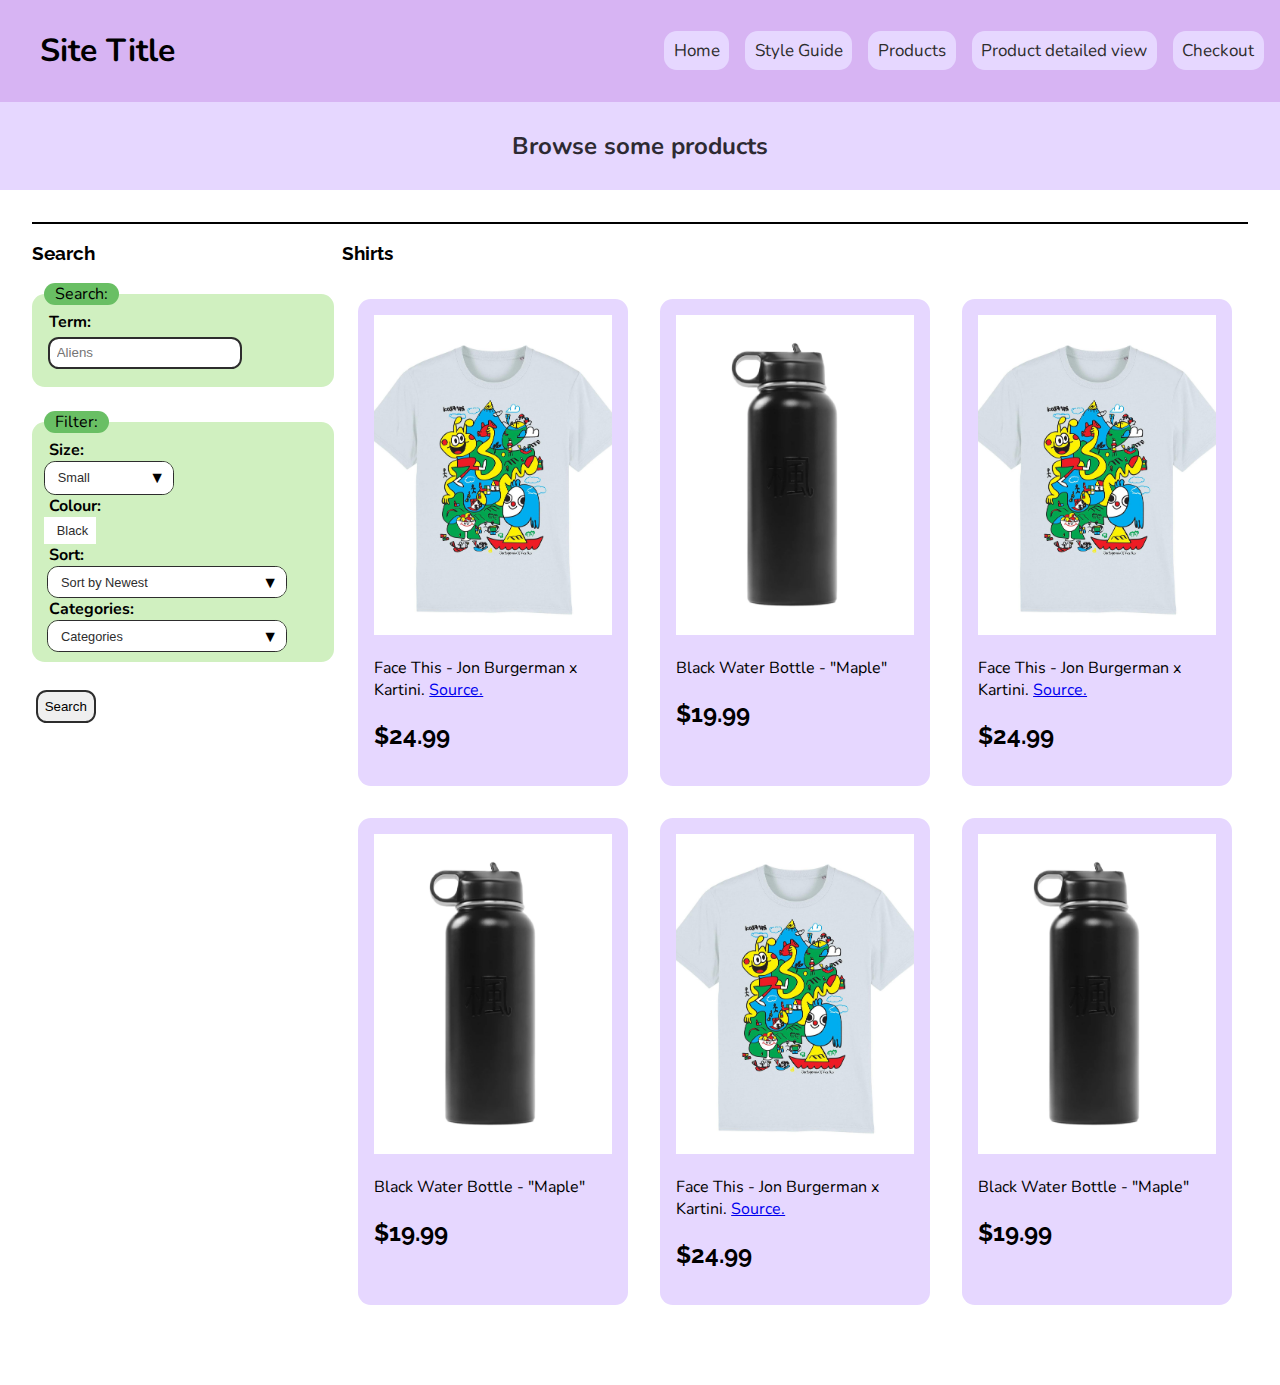
<file: browse.html>
<!DOCTYPE html>
<html lang="en">

<head>

  <meta charset="utf-8">
  <title>Browse</title>

  <link href="css/main.css" rel="stylesheet">
  <link href="css/grids.css" rel="stylesheet">

  <style>
    @import url('https://fonts.googleapis.com/css2?family=Raleway&display=swap');
    @import url('https://fonts.googleapis.com/css2?family=Nunito&display=nunswap');
  </style>

  <header>
    <h1 id="header-title">Site Title</h1>
    <nav class="nav-main">
      <a class="button-nav" href="home.html">Home</a>
      <a class="button-nav" href="index.html">Style Guide</a>
      <a class="button-nav" href="browse.html">Products</a>
      <a class="button-nav" href="product-detail.html">Product detailed view</a>
      <a class="button-nav" href="cart.html">Checkout</a>
    </nav>
  </header>

</head>

<body>
  <section>
    <div class="banner">
      <h2 class="nunito"> Browse some products</h2>
    </div>
  </section>
  <div id="content">
    <section class="product-page">
      <div class="product-sidebar">
        <section class="element" id="checkout">
          <h3>Search</h3>
          <form>
            <fieldset>
              <legend>Search:</legend>
              <label for="term">Term:</label>
              <input type="text" id="term" name="term" placeholder="Aliens"><br>
            </fieldset>

            <fieldset>
              <legend>Filter:</legend>
              <label for="size">Size:</label>
              <div class="select">
              <select id="size" name="size">
                <option value="s">Small</option>
                <option value="m">Medium</option>
                <option value="l">Large</option>
                <option value="xl">XL</option>
              </select><br>
            </div>

              <label for="province">Colour:</label>
              <select id="province" name="province">
                <option value="bl">Black</option>
                <option value="wh">White</option>
              </select><br>
              <label for="sort">Sort:</label>
              <div class="sort">
                <div class="select">
                  <select>
                    <option value="0">Sort by Newest</option>
                    <option value="1">Sort by Best Selling</option>
                    <option value="2">Sort by alphabetically, a-z</option>
                    <option value="3">Sort by alphabetically, z-a</option>
                    <option value="4">Sort by price, low to high</option>
                    <option value="5">Sort by price, high to low</option>
                  </select>
                </div>
                
                <label for="Categories">Categories:</label>
                <div class="select">
                  <select>
                    <option selected disabled>Categories</option>
                    <option value="0">Apparel</option>
                    <option value="1">Enamel Pins</option>
                    <option value="2">Stickers</option>
                    <option value="3">Tote Bags</option>
                  </select>
                </div>
              </div>
            </fieldset>
            <input type="submit" value="Search" class="button-submit">
          </form>
        </section>
      </div>

      <div class="product-content">
        <section class="element" id="product_listing">
          <h3>Shirts</h3>
          <div class="product-grid-browse">
            <div class="product-item">
              <figure class="imagelink">
                <a href="https://www.google.ca/">
                  <div class="zoomimage"><img src="images/graphic tshirt.jpg" alt="An image of a stack of shirts.">
                  </div>
                </a>
                <br>
                <figcaption>Face This - Jon Burgerman x Kartini. <a
                    href="https://www.digitalartsonline.co.uk/features/illustration/best-places-buy-graphic-t-shirts-2019/">Source.</a>
                </figcaption>
                <h2>$24.99</h2>
              </figure>
            </div>
            <div class="product-item">
              <figure class="imagelink">
                <a href="https://www.google.ca/">
                  <div class="zoomimage"><img src="images/Waterbottle2.png" alt="An image of a water bottle."></div>
                </a>
                <br>
                <figcaption>Black Water Bottle - "Maple"</figcaption>
                <h2>$19.99</h2>
              </figure>
            </div>
            <div class="product-item">
              <figure class="imagelink">
                <a href="https://www.google.ca/">
                  <div class="zoomimage"><img src="images/graphic tshirt.jpg" alt="An image of a stack of shirts.">
                  </div>
                </a>
                <br>
                <figcaption>Face This - Jon Burgerman x Kartini. <a
                    href="https://www.digitalartsonline.co.uk/features/illustration/best-places-buy-graphic-t-shirts-2019/">Source.</a>
                </figcaption>
                <h2>$24.99</h2>
              </figure>
            </div>
            <div class="product-item">
              <figure class="imagelink">
                <a href="https://www.google.ca/">
                  <div class="zoomimage"><img src="images/Waterbottle2.png" alt="An image of a water bottle."></div>
                </a>
                <br>
                <figcaption>Black Water Bottle - "Maple"</figcaption>
                <h2>$19.99</h2>
              </figure>
            </div>
            <div class="product-item">
              <figure class="imagelink">
                <a href="https://www.google.ca/">
                  <div class="zoomimage"><img src="images/graphic tshirt.jpg" alt="An image of a stack of shirts.">
                  </div>
                </a>
                <br>
                <figcaption>Face This - Jon Burgerman x Kartini. <a
                    href="https://www.digitalartsonline.co.uk/features/illustration/best-places-buy-graphic-t-shirts-2019/">Source.</a>
                </figcaption>
                <h2>$24.99</h2>
              </figure>
            </div>
            <div class="product-item">
              <figure class="imagelink">
                <a href="https://www.google.ca/">
                  <div class="zoomimage"><img src="images/Waterbottle2.png" alt="An image of a water bottle."></div>
                </a>
                <br>
                <figcaption>Black Water Bottle - "Maple"</figcaption>
                <h2>$19.99</h2>
              </figure>
            </div>
          </div>
        </section>
      </div>
    </section>
  </div>

</body>

</html>
</file>
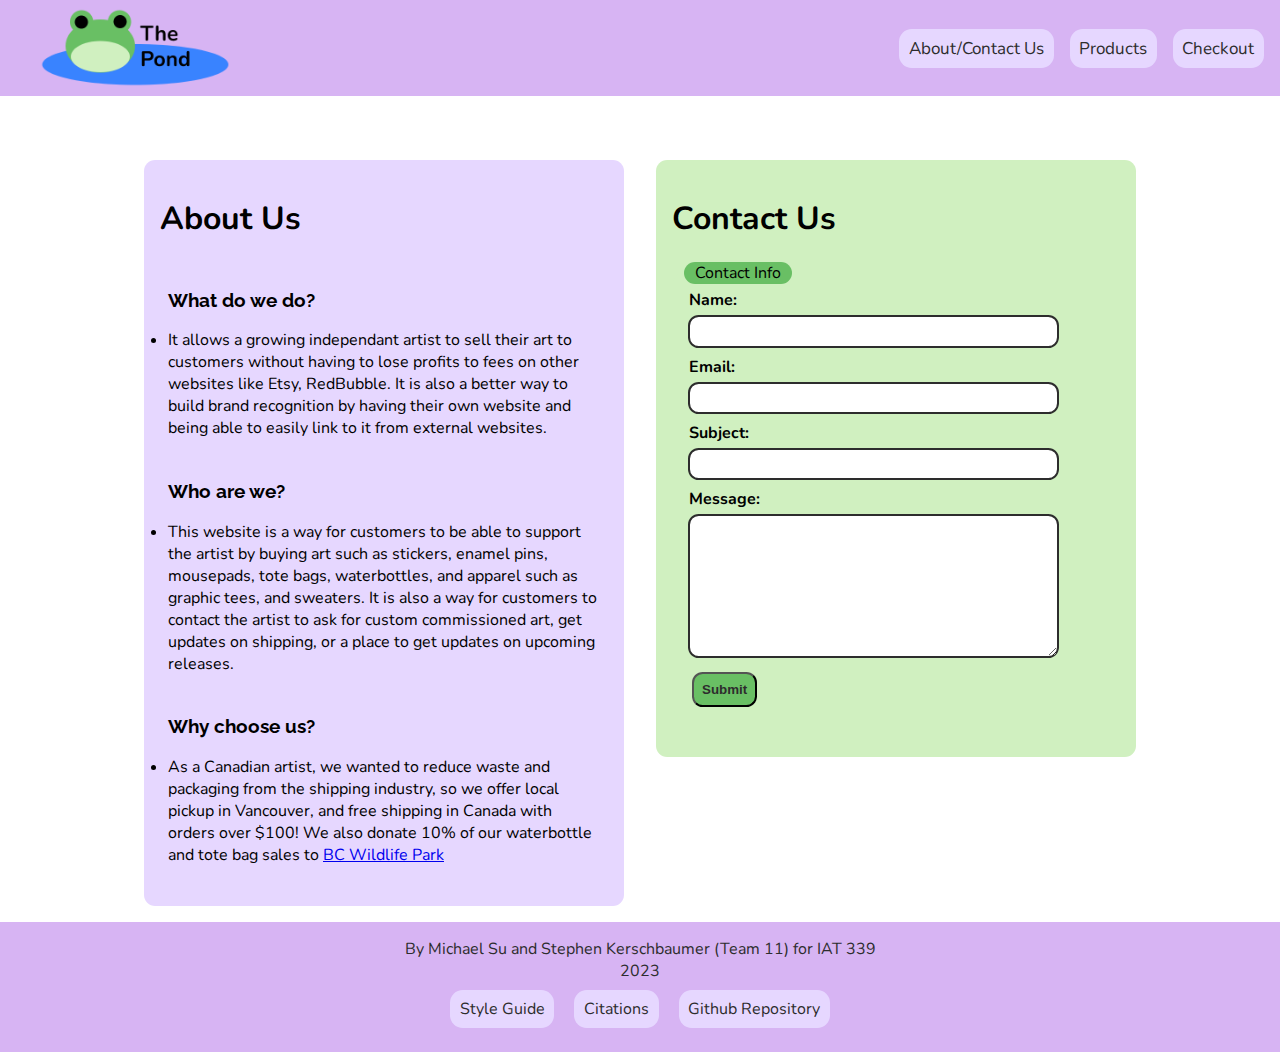
<file: html/about.html>
<!DOCTYPE html>
<html lang="en">

<head>

  <meta charset="utf-8">
  <title>Browse</title>

  <link href="../css/main.css" rel="stylesheet">
  <link href="../css/grids.css" rel="stylesheet">

  <style>
      @import url('https://fonts.googleapis.com/css2?family=Raleway&display=swap');
      @import url('https://fonts.googleapis.com/css2?family=Nunito&display=nunswap');
  </style>
</head>

<body>
  <header>
    <a href="home.html"><img src="../images/the-pond-logo.png" class="logo" alt="The Pond logo"></a>
    <nav class="nav-main">
      <a class="button-nav" href="about.html">About/Contact Us</a>
      <a class="button-nav" href="browse.html">Products</a>
      <a class="button-nav" href="cart.html">Checkout</a>
    </nav>
  </header>

  <div class="about-page-container">
    <section class="about-us">
      <p>
          <h1>About Us</h1>
      <ul class="centered-list"><h3>What do we do?</h3>
        <li> It allows a growing independant artist to sell their art to customers without
          having to lose profits to fees on other websites like Etsy, RedBubble. It is also a better
          way to build brand recognition by having their own website and being able
          to easily link to it from external websites.</li>
        <br><h3>Who are we?</h3>
        <li> This website is a way for customers to be able to support the artist by buying art such as stickers,
          enamel pins, mousepads, tote bags, waterbottles, and apparel such as graphic tees, and sweaters. It is also
          a way for customers to contact the artist to ask for custom commissioned art, get updates on
          shipping, or a place to get updates on upcoming releases.</li>
        <br><h3>Why choose us?</h3>
        <li> As a Canadian artist, we wanted to reduce waste and packaging from the shipping
          industry, so we offer local pickup in Vancouver, and free shipping in Canada with
          orders over $100! We also donate 10% of our waterbottle and tote bag sales to
          <a class="link" href="https://www.canadahelps.org/en/charities/the-british-columbia-wildlife-park/">BC
            Wildlife Park</a>
        </li>
      </ul>

      </p>
    </section>
    <section class="contact-us">
        <h1>Contact Us</h1>
        <form class="payment-form">
        <fieldset>
            <legend>Contact Info</legend>
            <label for="contact-name">Name:</label>
            <input type="text" id="contact-name" name="contact">
            <label for="contact-email">Email:</label>
            <input type="email" id="contact-email" name="contact">
            <label for="contact-subjet">Subject:</label>
            <input type="email" id="contact-subject" name="contact">
            <label for="contact-message">Message:</label>
            <textarea type="text" rows="7" id="contact-message" name="contact"></textarea>
            <button class="button checkout-button">Submit</button>
        </fieldset>
    </form>
    </section>
  </div>

  <footer>
    <div class="footer-layout">
      <div class="footer-left">
        By Michael Su and Stephen Kerschbaumer (Team 11) for IAT 339<br>2023
      </div>
      <div class="footer-middle">
        <a class="button-nav" href="index.html">Style Guide</a>
        <a class="button-nav" href="index.html#citations">Citations</a>
        <a class="button-nav" href="https://github.com/joyousfrog/IAT339_P02_Team11">Github Repository</a>
      </div>
    </div>
  </footer>
</body>
</file>
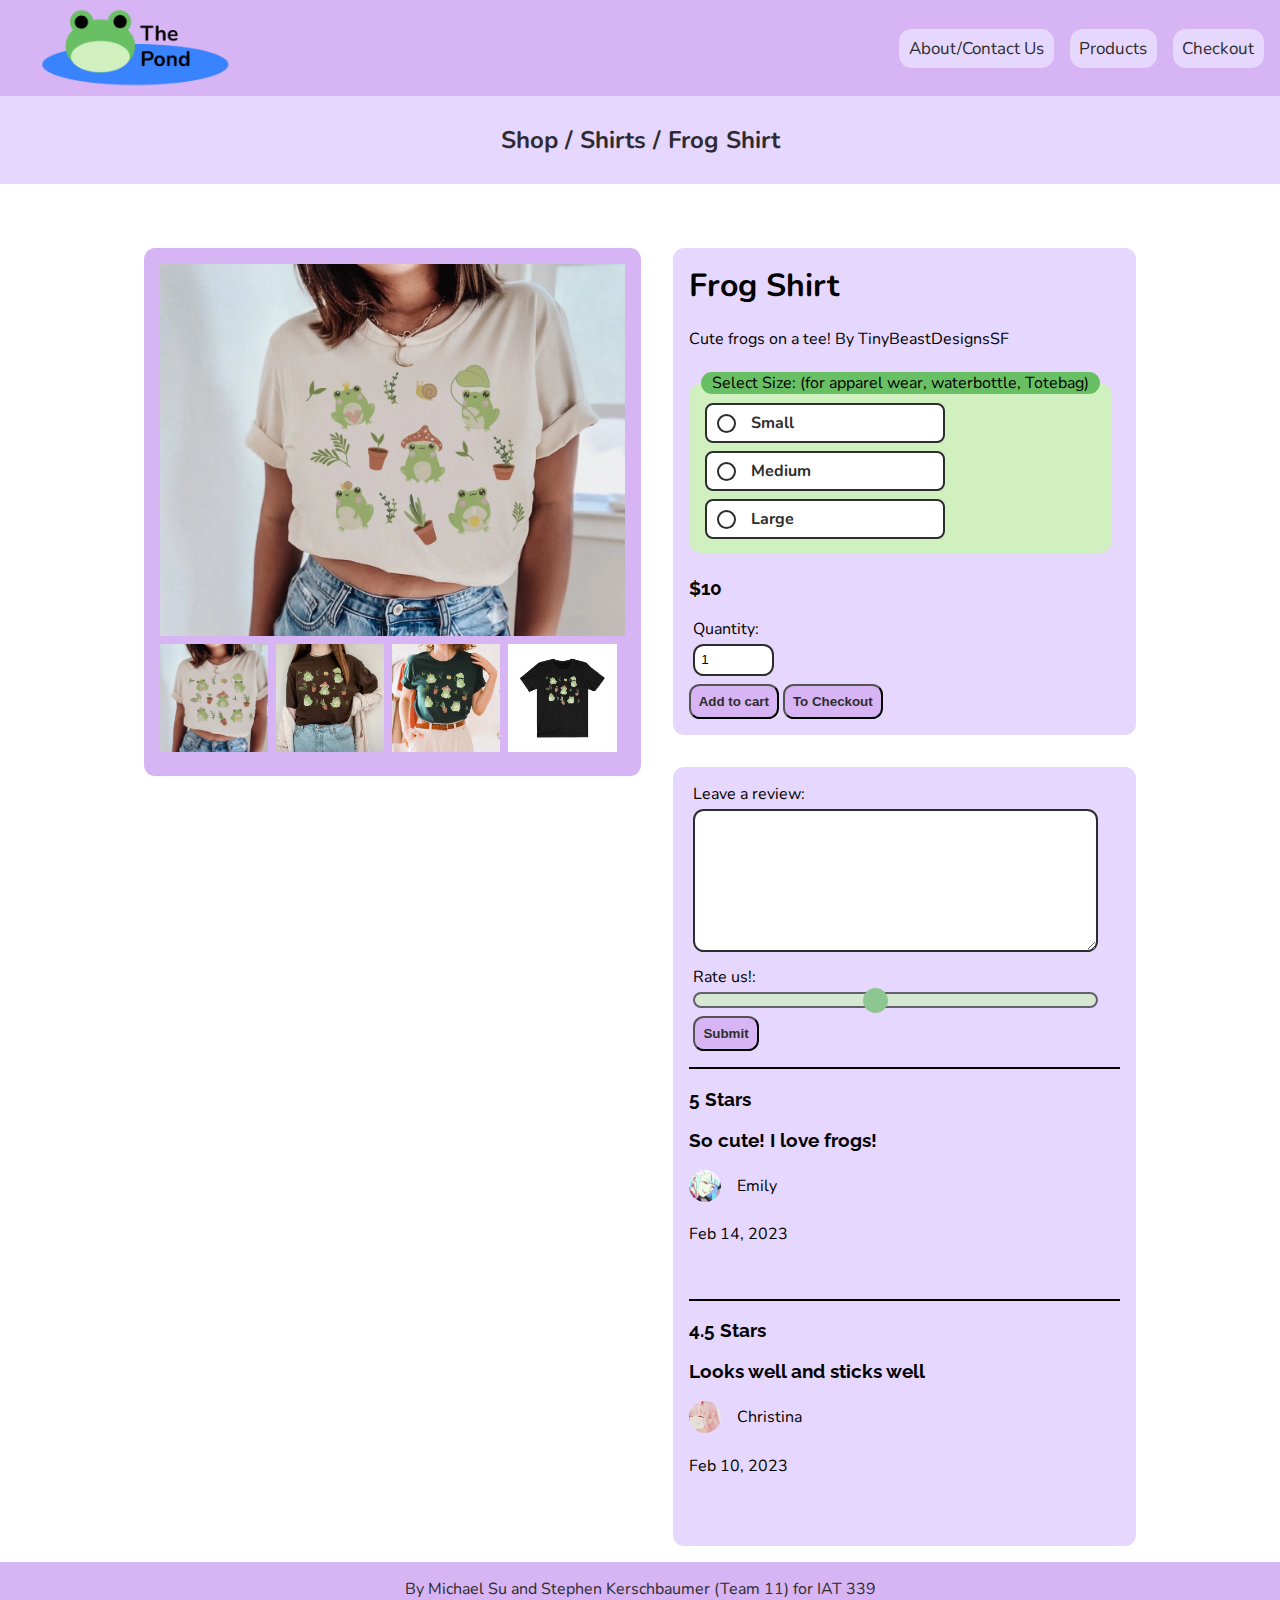
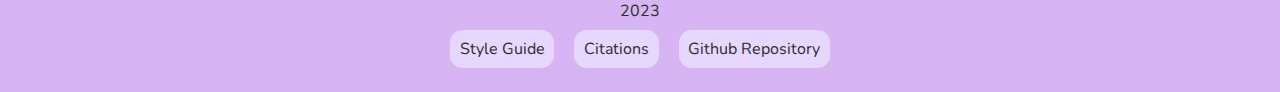
<file: html/product-detail-2.html>
<!DOCTYPE html>
<html lang="en">

<head>

  <meta charset="utf-8">
  <title>Browse</title>

  <link href="../css/main.css" rel="stylesheet">
  <link href="../css/grids.css" rel="stylesheet">
  <script src="../functions.js"></script>
  
  <style>
    @import url('https://fonts.googleapis.com/css2?family=Raleway&display=swap');
    @import url('https://fonts.googleapis.com/css2?family=Nunito&display=nunswap');
  </style>
</head>

<body>
  <header>
    <a href="home.html"><img src="../images/the-pond-logo.png" class="logo" alt="The Pond logo"></a>
    <nav class="nav-main">
      <a class="button-nav" href="about.html">About/Contact Us</a>
      <a class="button-nav" href="browse.html">Products</a>
      <a class="button-nav" href="cart.html">Checkout</a>
    </nav>
  </header>
  <section>
    <div class="banner">
      <h2 class="nunito"> Shop / Shirts / Frog Shirt </h2>
    </div>
  </section>
  <section class="detail-layout">
    <div class="detail-left">
      <div class="detail-image-container">
        <img src="../images/shirt-frog.webp" alt="Frog shirt">
        <div class="detail-left-slide">
          <img src="../images/shirt-frog.webp" alt="Frog shirt">
          <img src="../images/shirt-frog-brown.webp" alt="Brown frog shirt">
          <img src="../images/shirt-frog-green.webp" alt="Green frog shirt">
          <img src="../images/shirt-frog-black.webp" alt="Black frog shirt">

        </div>
      </div>
    </div>
    <div class="detail-right-container">
      <div class="detail-right">
        <h1>Frog Shirt</h1>
        <h4>Cute frogs on a tee! By TinyBeastDesignsSF<h4>
            <fieldset>
              <legend>Select Size: (for apparel wear, waterbottle, Totebag)</legend>
              <div class="container">
                <input class="input" type="radio" id="Small" name="size">
                <label for="Small">Small</label>
                <input type="radio" id="Medium" name="size">
                <label for="Medium">Medium</label>
                <input type="radio" id="Large" name="size">
                <label for="Large">Large</label>
              </div>
            </fieldset>
            <h3>$10</h3>
            <label for="quantity">Quantity:</label>
            <br>
            <input type="number" name="quantity" value="1">
            <br>
            <button class="button" id="addToCart" onclick="changeText()" value="0">Add to cart</button>
            <button id="to-checkout" class="button" onclick="location.href='cart.html'">To Checkout</button>
      </div>
      <div class="product-review">
        <label for="review">Leave a review:</label>
        <br>
        <textarea type="text" id="review" name="review" rows="7"></textarea>
        <label for="review">Rate us!:</label>
        <div class="slider-container">
          <input type="range" class="slider" min="1" max="10" value="5" class="slider" id="myRange">
        </div>
        <button class="button" id="rating-button" onclick="thankYouAlert()" >Submit</button>
        <div class="customer-review element">
          <h3>5 Stars</h3>
          <h3>So cute! I love frogs!</h3>
          <div class="customer-flex">
            <img class="customer-pfp" src="../images/customer-1.jpg" alt="Lucy from cyberpunk edgerunners">
            <h4>Emily</h4>
          </div>
          <h4>Feb 14, 2023</h4>
        </div>
        <div class="customer-review element">
          <h3>4.5 Stars</h3>
          <h3>Looks well and sticks well</h3>
          <div class="customer-flex">
            <img class="customer-pfp" src="../images/customer-2.jpg" alt="Zero Two from darling in the Franxx">
            <h4>Christina</h4>
          </div>
          <h4>Feb 10, 2023</h4>
        </div>
      </div>
    </div>

  </section>
</body>

<footer>
  <div class="footer-layout">
    <div class="footer-left">
      By Michael Su and Stephen Kerschbaumer (Team 11) for IAT 339<br>2023
    </div>
    <div class="footer-middle">
      <a class="button-nav" href="index.html">Style Guide</a>
      <a class="button-nav" href="index.html#citations">Citations</a>
      <a class="button-nav" href="https://github.com/joyousfrog/IAT339_P02_Team11">Github Repository</a>
    </div>
  </div>
</footer>

</html>
</file>
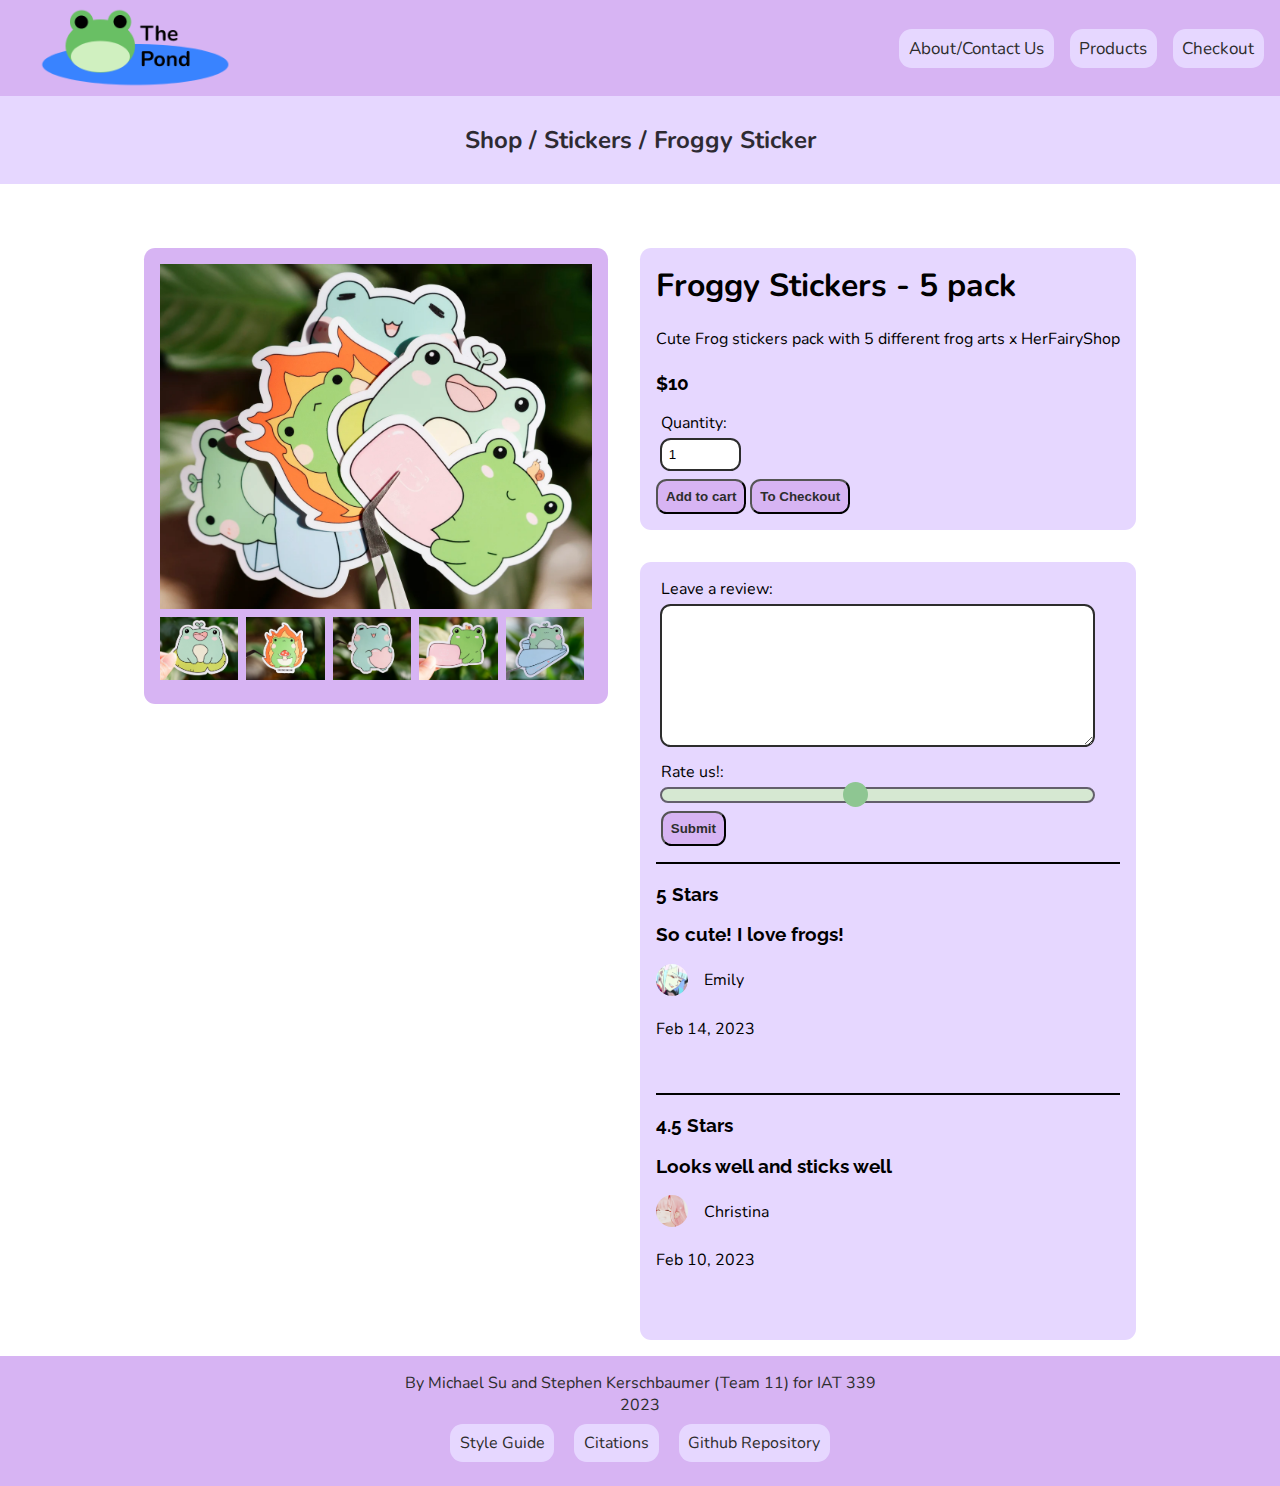
<file: html/product-detail.html>
<!DOCTYPE html>
<html lang="en">

<head>

  <meta charset="utf-8">
  <title>Browse</title>

  <link href="../css/main.css" rel="stylesheet">
  <link href="../css/grids.css" rel="stylesheet">
  <script src="../js/functions.js"></script>
  
  <style>
    @import url('https://fonts.googleapis.com/css2?family=Raleway&display=swap');
    @import url('https://fonts.googleapis.com/css2?family=Nunito&display=nunswap');
  </style>
</head>

<body>
  <header>
    <a href="home.html"><img src="../images/the-pond-logo.png" class="logo" alt="The Pond logo"></a>
    <nav class="nav-main">
      <a class="button-nav" href="about.html">About/Contact Us</a>
      <a class="button-nav" href="browse.html">Products</a>
      <a class="button-nav" href="cart.html">Checkout</a>
    </nav>
  </header>
  <section>
    <div class="banner">
      <h2 class="nunito"> Shop / Stickers / Froggy Sticker </h2>
    </div>
  </section>
  <section class="detail-layout">
    <div class="detail-left">
      <div class="detail-image-container">
        <img src="../images/sticker-frog-1.webp" alt="Frog stickers">
        <div class="detail-left-slide">
          <img src="../images/sticker-frog-2.webp" alt="Frog stickers">
          <img src="../images/sticker-frog-3.webp" alt="Frog stickers">
          <img src="../images/sticker-frog-4.webp" alt="Frog stickers">
          <img src="../images/sticker-frog-5.webp" alt="Frog stickers">
          <img src="../images/sticker-frog-6.webp" alt="Frog stickers">
        </div>
      </div>
    </div>
    <div class="detail-right-container">
      <div class="detail-right">
        <h1>Froggy Stickers - 5 pack</h1>
        <h4>Cute Frog stickers pack with 5 different frog arts x HerFairyShop<h4>

            <h3>$10</h3>
            <label for="quantity">Quantity:</label>
            <br>
            <input type="number" name="quantity" value="1">
            <br>
            <!-- changeText() changes the text to Added! when users click on the button to add an item to the cart -->
            <button class="button" onclick="changeText()" id="addToCart" value="0">Add to cart</button>
            <button id="to-checkout" class="button" onclick="location.href='cart.html'">To Checkout</button>
      </div>
      <div class="product-review">
        <label for="review">Leave a review:</label>
        <br>
        <textarea type="text" id="review" name="review" rows="7"></textarea>
        <label for="review" id="rating">Rate us!:</label>
        <div class="slider-container">
          <!-- rateSlider() goes from a value of 0-10 and changes the value of the rating -->
          <input type="range" class="slider" min="1" max="10" value="5" class="slider" id="rating-slider"
          onchange="rateSlider()">
        </div>
    
        <button class="button" id="rating-button" onclick="thankYouAlert()">Submit</button>
        <div class="customer-review element">
          <h3>5 Stars</h3>
          <h3>So cute! I love frogs!</h3>
          <div class="customer-flex">
            <img class="customer-pfp" src="../images/customer-1.jpg" alt="Lucy from cyberpunk edgerunners">
            <h4>Emily</h4>
          </div>
          <h4>Feb 14, 2023</h4>
        </div>
        <div class="customer-review element">
          <h3>4.5 Stars</h3>
          <h3>Looks well and sticks well</h3>
          <div class="customer-flex">
            <img class="customer-pfp" src="../images/customer-2.jpg" alt="Zero Two from darling in the Franxx">
            <h4>Christina</h4>
          </div>
          <h4>Feb 10, 2023</h4>
        </div>
      </div>
    </div>

  </section>
</body>

<footer>
  <div class="footer-layout">
    <div class="footer-left">
      By Michael Su and Stephen Kerschbaumer (Team 11) for IAT 339<br>2023
    </div>
    <div class="footer-middle">
      <a class="button-nav" href="index.html">Style Guide</a>
      <a class="button-nav" href="index.html#citations">Citations</a>
      <a class="button-nav" href="https://github.com/joyousfrog/IAT339_P02_Team11">Github Repository</a>
    </div>
  </div>
</footer>

</html>
</file>
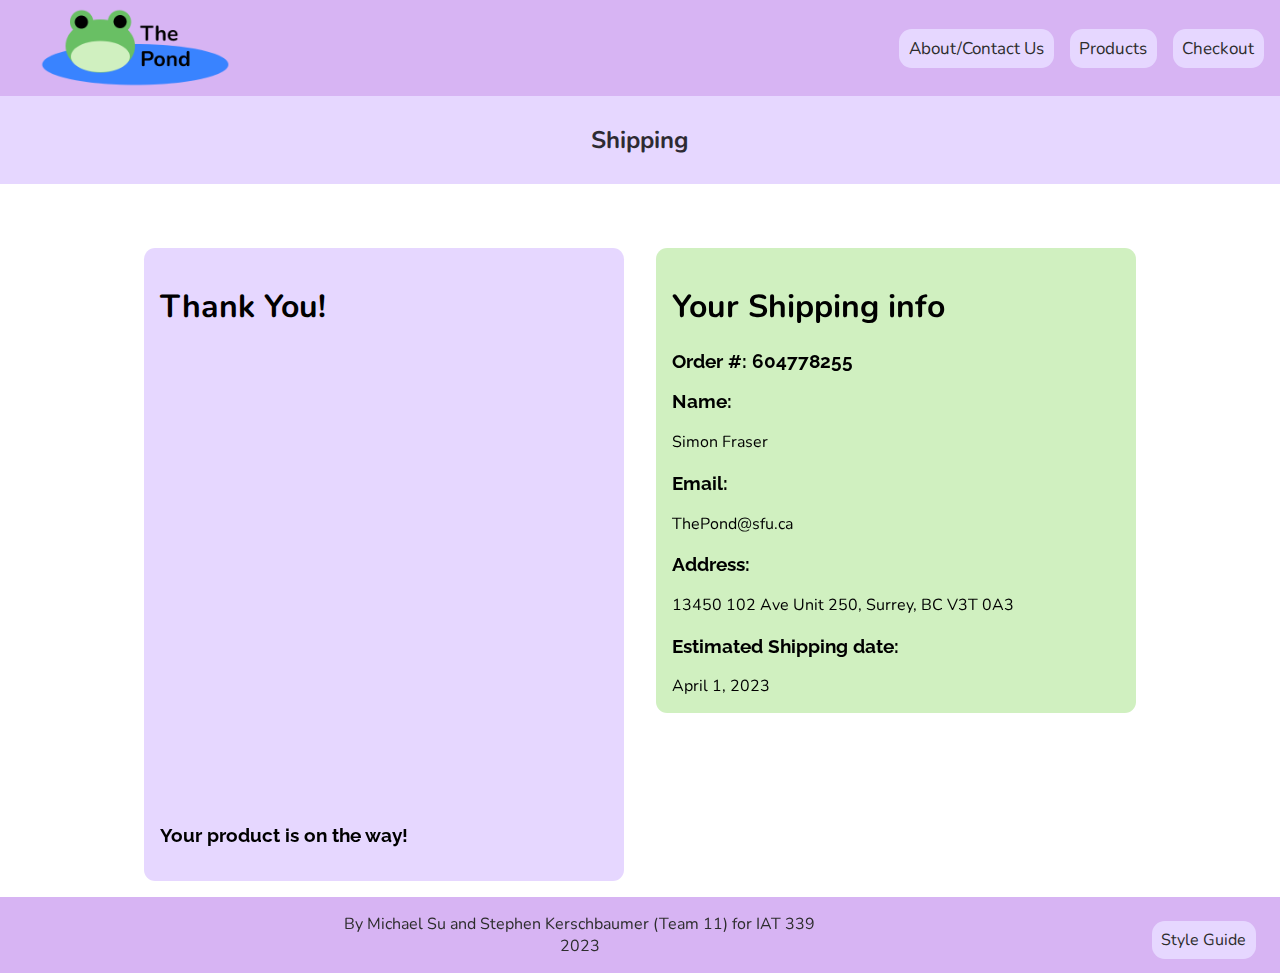
<file: html/shipping.html>
<!DOCTYPE html>
<html lang="en">

<head>

    <meta charset="utf-8">
    <title>Browse</title>

    <link href="../css/main.css" rel="stylesheet">
    <link href="../css/grids.css" rel="stylesheet">

    <style>
        @import url('https://fonts.googleapis.com/css2?family=Raleway&display=swap');
        @import url('https://fonts.googleapis.com/css2?family=Nunito&display=nunswap');
    </style>
</head>

<body>
  <header>
    <a href="home.html"><img src="../images/the-pond-logo.png" class="logo" alt="The Pond logo"></a>
    <nav class="nav-main">
      <a class="button-nav" href="about.html">About/Contact Us</a>
      <a class="button-nav" href="browse.html">Products</a>
      <a class="button-nav" href="cart.html">Checkout</a>
    </nav>
  </header>
  <section>
      <div class="banner">
          <h2 class="nunito"> Shipping </h2>
      </div>
  </section>
  <div class="about-page-container">
    <section class="about-us">
        <h1 id="thank-you">Thank You!</h1>
        <iframe src="https://www.google.com/maps/embed?pb=!1m18!1m12!1m3!1d2192.8379264505197!2d-122.85021578446356!3d49.186549240700415!2m3!1f0!2f0!3f0!3m2!1i1024!2i768!4f13.1!3m3!1m2!1s0x5485d9d358d76255%3A0x27cc0a8105206a6c!2sSimon%20Fraser%20University%20-%20Surrey%20Campus!5e0!3m2!1sen!2sca!4v1678284508073!5m2!1sen!2sca" 
        width="100%" height="450" style="border:0;" allowfullscreen="" loading="lazy" referrerpolicy="no-referrer-when-downgrade"></iframe>
        <h3>Your product is on the way!</h3> 
    </section>
    <section class="contact-us">
        <h1>Your Shipping info</h1>
        <h3>Order #: 604778255</h3>
        <h3>Name:</h3> Simon Fraser 
        <h3>Email:</h3> ThePond@sfu.ca
        <h3>Address:</h3> 13450 102 Ave Unit 250, Surrey, BC V3T 0A3
        <h3>Estimated Shipping date:</h3> April 1, 2023
    </section>
  </div>

  <footer>
    <div class="footer-layout"></div>
    <div class="footer-content">
      <a class="button-nav" href="index.html">Style Guide</a>
    </div>
    By Michael Su and Stephen Kerschbaumer (Team 11) for IAT 339<br>
    2023
  </footer>
</body>
</file>
<file: css/main.css>
/*
  STYLE GUIDE STYLING 
  Default styling for the style guide 
*/

/* Colors*/
:root {
  --color-gtea: #d0f0c0;
  --color-lilac: #e6d7ff;
  --color-lavender: #D7B4F3;
  --color-cherry: #ffb7c5;
  --color-matcha: #69bf64;
  --color-darkgrey: #2d2d2d;
}

.palettes div {
  padding: 0.4em;
  padding-inline: 0.8rem;
  border-radius: .8rem;
  min-width: 10em;
  max-width: 20em;
  margin-bottom: 0.5em;
}

/* Pastel Flower */
.palettes #lavender {
  background-color: var(--color-lavender)
}

.palettes #cherry {
  background-color: var(--color-cherry);
}

.palettes #gtea {
  background-color: var(--color-gtea);
}

/*matcha*/
.palettes #matcha {
  background-color: #69bf64;
}

/*
.palettes #oak {
  background-color: #d0ac81;
}
.palettes #walnut {
  background-color: #533012;
}
*/

/* Neutrals */
/*
.palettes #beige {
  background-color: #F7F2D6;
}
*/
.palettes #grey {
  background-color: #2d2d2d;
  color: white;
}

.palettes #white {
  background-color: white;
}


body {
  font-family: 'Nunito', sans-serif;
  margin: 0;
}

#content {
  padding: 2rem;
}

.section {
  margin-top: 2rem;
  margin-bottom: 2rem;
}

.element {
  padding-bottom: 2rem;
  border-top-width: 0.15rem;
  border-top-style: solid;
  border-top-color: black;
}

p {
  width: 70%;
  max-width: 500px;
  font-family: 'Raleway', sans-serif;
}

/* Font styling */
.nunito {
  font-family: 'nunito', sans-serif;
}

.raleway {
  font-family: 'Raleway', sans-serif;
}

h2 {
  font-family: 'Raleway', sans-serif;
}

h3 {
  font-family: 'Raleway', sans-serif;
}

h4 {
  font-family: 'nunito', sans-serif;
  font-weight: 400;
}

h5 {
  font-family: 'Raleway', sans-serif;
}

/*
NAVIGATION BAR 
https://www.w3schools.com/howto/howto_js_topnav.asp
*/

#header-title {
  margin-left: 2rem;
}

nav {
  background-color: var(--color-lavender);
  overflow: hidden;
  padding-left: 1rem;
}

/* Nav styling*/
nav a {
  float: left;
  color: var(--color-darkgrey);
  text-align: center;
  padding: 1rem 1rem 1rem 1rem;
  text-decoration: none;
  font-size: 17px;
}

nav a:hover {
  background-color: var(--color-cherry);
  color: var(--color-darkgrey);
  transition: ease-in-out 0.5s;
}

nav a.active {
  background-color: var(--color-matcha);
  color: var(--color-darkgrey);
}


nav a:focus {
  background-color: var(--color-matcha);
}


code {
  background-color: #EEE;
  padding: 0.5rem;
  display: block;
}

footer {
  background-color: var(--color-lavender);
  color: var(--color-darkgrey);
  text-align: center;
  padding: 1rem;
}

/*Narrow ul styling*/
.centered-list {
  padding: 0.5rem;
}

/* 
  INTERACTIVE ELEMENTS -------------------
*/

/* In-text link */
.text-link:hover {
  color: #69bf64;
}

.text-link:focus {
  color: #F06292;
}

/* Styling for the navigation button 
https://www.w3schools.com/css/css3_buttons.asp */
.button {
  display: inline-block;
  padding: 0.5rem;
  color: #2d2d2d;
  background-color: var(--color-lavender);
  text-decoration: none;
  border-radius: .8em;
  font-weight: bold;
  transition-property: background-color;
  transition-duration: 0.5s;
}

.button:hover,
.button:focus {
  color: #2d2d2d;
  background-color: var(--color-gtea);
}

#submit {
  background-color: var(--color-gtea);
}

#submit:hover {
  background-color: var(--color-lavender);
}

#reset {
  background-color: var(--color-cherry);
}

#reset:hover {
  background-color: var(--color-lavender);
}

/* Text input field */
input {
  padding: 0.5em;
  margin: .3em;
  display: inline-block;
  border-radius: 0.8em;
  border: 2px solid #2d2d2d;
  -webkit-transition: 0.5s;
  transition: 0.5s;
  outline: none;
  margin-bottom: 0.5rem;
}

input:focus {
  border: 2px solid var(--color-matcha);
}

form label {
  font-weight: bold;
  display: block;
}

label {
  margin-left: 0.3rem;
}

fieldset {
  background-color: var(--color-gtea);
  margin: 0rem 0.5rem 0.5rem 0rem;
  border: 0;
  border-radius: 0.8em;
}


/* Radio 
https://www.youtube.com/watch?v=sSF0bXFUFGM
*/


.container input[type="radio"] {
  display: none;
}

/* button of the radio */
.container label {
  position: relative;
  color: var(--color-darkgrey);
  background-color: white;
  border: 2px solid var(--color-darkgrey);
  border-radius: 8px;
  padding: 7px 10px;
  display: flex;
  align-items: center;
  cursor: pointer;
  margin: 0.25rem;
  font-weight: bold;
}

/* circle of the radio button */
.container label:before {
  content: "";
  height: 15px;
  width: 15px;
  border: 2px solid var(--color-darkgrey);
  border-radius: 50%;
  margin-right: 15px;
}

/* button color when checked*/
.container input[type="radio"]:checked+label {
  background-color: var(--color-gtea);
  color: var(--color-darkgrey);
}

/* circle of the radio button when checked*/
.container input[type="radio"]:checked+label:before {
  height: 10px;
  width: 10px;
  border: 5px solid var(--color-darkgrey);
}

/* 
Image hover
code from 
https://codepen.io/nxworld/pen/ZYNOBZ
*/

figure {
  overflow: hidden;
  margin: 0;
}

img {
  display: block;
  width: 300px;
  height: auto;
}

figure img {
  -webkit-transform: scale(1);
  transform: scale(1);
  -webkit-transition: .3s ease-in-out;
  transition: .3s ease-in-out;
}

figure img:hover {
  -webkit-transform: scale(1.2);
  transform: scale(1.2);
} 

/*NEW image zoom - Stephen's version, it should fix overflow issues hopefully*/
.zoomimage{
  overflow: hidden;
  height: 20rem;
  width: auto;
}

.zoomimage img {
  transition: scale 1s;
  object-fit: cover;
  width: 100%;
  height: 100%;
  overflow: hidden;
}

.zoomimage img:hover {
  scale: 1.4;
}

/* Numbered list
https://blog.logrocket.com/styling-numbered-lists-with-css-counters/
*/
div.list {
  counter-reset: list-number;
}

div.list div:before {
  counter-increment: list-number;
  content: counter(list-number);
}

div.list div:before {
  counter-increment: list-number;
  content: counter(list-number);

  margin-right: 10px;
  margin-bottom: 10px;
  width: 35px;
  height: 35px;
  display: inline-flex;
  align-items: center;
  justify-content: center;
  font-size: 16px;
  background-color: var(--color-lavender);
  border-radius: 50%;
  color: var(--color-darkgrey);
}

/*slideshow
SRC https://www.w3schools.com/howto/howto_js_slideshow.asp*/
.slideshow {
  width: 100%;
  height: 25rem;
  position: relative;
  text-align: center;
  background-color: var(--color-lavender);
}

.slide {
  height: 100%;
  width: 100%;
}

.slide>img {
  width: 100%;
  height: 100%;
  object-fit: cover;
}

.slide_caption {
  text-shadow: black 1px 0 10px;
  color: white;
  position: absolute;
  bottom: 1rem;
  width: 100%;
  text-align: center;
  font-size: 1.5em;
}

.dot {
  height: 1rem;
  width: 1rem;
  margin: 0.2rem;
  border-radius: 50%;
  display: inline-block;
  background-color: var(--color-lilac);
  transition: background-color 0.2s;
  margin-top: 1rem;
}

.dot_active {
  background-color: var(--color-darkgrey);
}


.button-nav {
  display: inline-block;
  padding: 0.5rem 0.6rem 0.5rem 0.6rem;
  color: var(--color-darkgrey);
  background-color: var(--color-lilac);
  text-decoration: none;
  transition-property: background-color;
  transition-duration: 0.5s;
  margin: 0.5rem;
  border-radius: .8rem;
}

.button-nav:hover,
.button-nav:focus {
  background-color: var(--color-cherry);
  color: var(--color-darkgrey);
}

.prev,
.next {
  cursor: pointer;
  position: absolute;
  top: 50%;
  padding: 1rem;
  color: white;
  background-color: rgba(0, 0, 0, 0.1);
  transition: 0.2s;
}

.prev {
  left: 0;
  border-radius: 0 3px 3px 0;
}

.next {
  right: 0;
  border-radius: 3px 0 0 3px;
}

.prev:hover,
.next:hover {
  background-color: rgba(0, 0, 0, 0.5)
}

/* 
  COMBINED ELEMENTS -------------------
*/

/* product card */
.product {
  background-color: var(--color-lavender);
  margin: 1em;
  padding-bottom: 0.1em;
}

.product>figure {
  width: 100%;
  height: 20rem;
  overflow: hidden;
}

.product>figure>img {
  height: 100%;
  width: 100%;
  object-fit: cover;
}

.product h4,
.product h5 {
  margin-top: 0.5em;
  margin-left: 2rem;
}

/* Custom Drop down menu
https://www.youtube.com/watch?v=R-1Hh--SrX0*/
select {
  appearance: none;
  outline: 0%;
  box-shadow: none;
  border: 0 !important;
  background: white;
  background-image: none;
  font-weight: 400;
}

select::-ms-expand {
  display: none;
}

/* arrow in the box */
.select {
  position: relative;
  display: flex;
  width: 8rem;
  height: 2em;
  line-height: 3;
  background: white;
  overflow: hidden;
  border-radius: 0.7em;
  border: 1px solid var(--color-darkgrey);
}

/* text inside the select box*/
select {
  flex: 1;
  padding: 0.5em;
  padding-left: 1em;
  color: var(--color-darkgrey);
  cursor: pointer;
  font-size: 0.8em;
  outline: none;
}

.select::after {
  content: '\25BC';
  position: absolute;
  top: -0.5rem;
  right: 0;
  padding: 0 0.5em;
  background: white;
  cursor: pointer;
  pointer-events: none;
  transition: 0.25s all ease;
}

/* arrow thing select list*/
.select:hover::after {
  color: var(--color-lavender);
}


fieldset {
  width: auto;
  margin-bottom: 1.5rem;
}

.container {
  width: auto;
}



/* shopping cart */

.label-payment {
  width: 100%;
}

legend {
  background-color: var(--color-matcha);
  border-radius: 0.7em;
  padding-left: 0.7em;
  padding-right: 0.7em;
}



.right-side-checkout label {
  margin-left: 10px;
}

/* Subtotal of checkout cart */
.total {
  margin-bottom: 1rem;
  padding: 1rem 1rem 1rem 1rem;
  height: 120px;
  border-radius: .7rem;
  background-color: var(--color-gtea);
  font-weight: 700;
  /*border: 2px solid var(--color-darkgrey);*/
}

.checkout-button {
  background: var(--color-matcha);
}

.checkout-button:hover {
  background: var(--color-gtea);
}

fieldset .button {
  display: block;
  margin-left: 0.5rem;
  margin-right: auto;
}

.payment-form input {
  width: 85%;
  margin-right: 1rem;
}

/* title of the cart items */
th {
  text-align: left;
  padding: 0.5rem;
  background: var(--color-gtea);
}

/* cart product table*/
td {
  padding: 1rem 0.5rem;
}

tr {
  border-bottom: 2px solid var(--color-darkgrey);

}

td input {
  width: 3rem;
}

td img {
  width: 9rem;
  height: 9rem;
  margin-right: 0.5rem;
  object-fit: cover;
}

/* banner thing */
.banner {
  padding: 0.5rem;
  margin: 0 0 0 0rem;
  background-color: var(--color-lilac);
  text-align: center;
}

.banner .nunito {
  opacity: 0.8;
}

/* 
Branding ideas
*/

/* product detail page stuff */

.detail-image-container {
  padding: 1rem;
  background-color: var(--color-lavender);
  border-radius: 0.7rem;
  margin: 1rem;
}

.detail-image-container img {
  width: 100%;
}

.detail-left-slide {
  width: auto;
  height: max-content;
  overflow: hidden;
}
/* small images in product page */
.detail-left-slide img {
  width: 25%;
  margin: 0.5rem 0.5rem 0.5rem 0;
  object-fit: cover;
  opacity: 1;
	-webkit-transition: .3s ease-in-out;
	transition: .3s ease-in-out;
  overflow: hidden;
}

.detail-left-slide img:hover {
  opacity: .5;
}

.detail-right {
  padding: 1rem;
  background-color: var(--color-lilac);
  border-radius: 0.7rem;
  margin: 1rem;
  height: fit-content;
}


.detail-right h1 {
  margin-top: 0rem;
}

.detail-right input {
  width: 4rem;
}

.product-review {
  padding: 1rem;
  background-color: var(--color-lilac);
  border-radius: 0.7rem;
  margin: 1rem;
  height: fit-content;
}

.product-review input {
  height: 3rem;
  width: 90%;
}

.product-review .button {
  margin-left: 0.3rem;
  margin-bottom: 1rem;
}

.customer-pfp {
  margin-top: 1rem;
  margin-right: 1rem;
  height: 2rem;
  width: auto;
  border-radius: 50%;
}

/* About us page layout */
.about-us {
  padding: 1rem;
  background-color: var(--color-lilac);
  border-radius: 0.7rem;
  margin: 1rem;
  height: fit-content;
}

.contact-us {
  padding: 1rem;
  background-color: var(--color-gtea);
  border-radius: 0.7rem;
  margin: 1rem;
  height: fit-content;
}

/* message input boxes */
.contact-us #contact-message,
#review {
  font-family: 'Nunito', sans-serif;
  padding: 0.5em;
  margin: .3em;
  display: inline-block;
  border-radius: 0.8em;
  border: 2px solid #2d2d2d;
  -webkit-transition: 0.5s;
  transition: 0.5s;
  outline: none;
  margin-bottom: 0.5rem;
  width: 85%;
}

#review {
  width: 90%;
}

/* product-detail page: Range sliders
https://www.w3schools.com/howto/tryit.asp?filename=tryhow_css_rangeslider
*/

.slider-container {
  width: 100%;
}

input.slider {
  appearance: none;
  width: 90%;
  height: 12px;
  padding-top: 0;
  padding-bottom: 0;
  background: var(--color-gtea);
  outline: none;
  opacity: 0.7;
  -webkit-transition: .2s;
  transition: opacity .2s;
}

.slider:hover {
  opacity: 1;
}

.slider::-webkit-slider-thumb {
  -webkit-appearance: none;
  appearance: none;
  width: 25px;
  height: 25px;
  border-radius: 50%;
  background: var(--color-matcha);
  cursor: pointer;
}

/* navigation bar logo positioning */
.logo {
  height: 80px;
  width: auto;
  padding-left: 2rem;
}

/* Style guide art direction + citations spacing */
#art-direction {
  margin: 2rem;
}

#citations {
  margin: 2rem;
}
</file>
<file: css/grids.css>
/*-----------------Main Nav------------------*/

header{
  background-color: var(--color-lavender);
  position: sticky;
  top: 0;
  z-index: 999;
  display: flex;
  padding: 0.5rem;
}

.page-layout{
margin-left: 10%;
margin-right: 10%;
}

.nav-main{
  display: flex;
  flex-direction: row;
  flex-wrap: wrap;
  align-items: center;
  justify-content: flex-end;
  margin-left: auto;
  background-color: inherit;
}

@media (max-width: 655px){
  header{
    flex-direction: column;
  }

  #header-title{
    margin: auto;
  }

  .nav-main{
    margin: auto;
    justify-content: center;
    align-items: stretch;
  }
}

/*Product Grid*/

.product-grid-browse{
  display: grid;
  grid-template-columns: 1fr 1fr 1fr;
  table-layout: fixed;
}

@media (max-width: 1000px){
  .product-grid-browse{
    grid-template-columns: 1fr 1fr;
  }
}

@media (max-width: 655px){
  .product-grid-browse{
    grid-template-columns: 1fr;
  }
}

@media (max-width: 650px){
  .imagelink{
    margin: 0rem 0.25rem 0.25rem 0.25rem;
  }
}

.product-item{
  margin: 1rem;
  background-color: var(--color-lilac);
  padding: 1rem;
  border-radius: 0.8em;
}

/* product page in style guide*/
.product-page {
  display: flex;
  flex-direction: row;
}

@media (max-width: 900px){
  .product-page{
    flex-direction: column;
  }
  .product-sidebar{
    order: 1;
  }
}

/* container for the paypal visa interact buttons
might need to change it for better naming*/
.container {
  display: flex;
  flex-wrap: wrap;
}

.container label {
  box-sizing: border-box;
  flex-basis: 15em;
}

/* check out cart display products*/
.sort {
  display: flex;
  flex-wrap: wrap;
}

.sort .select {
  box-sizing: border-box;
  flex-basis: 15em;
  margin-left: 0.2em;
  margin-right: 0.2em;
}

.checkout-layout {
  margin-left: 10%;
  margin-right: 10%;
  display: flex;
  flex-wrap: wrap;
  flex-direction: row;
}

/* right side of the checkout with totals, checkout info */
.right-side-checkout{
  flex: 35%;
  margin-top: 1rem;
  margin-right: 1rem;
  margin-left: auto;
  padding:0.5rem;
  float: right;
}

.total div {
  margin: 0.5rem 0.5rem 0.5rem 0;
  display: flex;
  justify-content:space-between;
}

.cart-page{
  width: 55%;
  margin: 2rem 1rem auto 1rem ;
  flex-grow: 1;
}

.cart-info{
  display: flex;
  flex-wrap: wrap;
}

table{
  width: 100%;
  border-collapse: collapse;
}

.detail-layout{
  margin: 3rem 10% 0 10%;
  display: flex;
  flex-wrap: wrap;
  flex-direction: row;
}

.detail-left{
  flex:45%;
  flex-grow: 1;
  margin-left: 0;
  margin-right: 0;
  float: left;
}

.detail-left-slide{
  display: flex;
  flex-wrap: nowrap;
  flex-direction: row;
  overflow: hidden;
}

.detail-right{
  flex:35%;
  flex-grow: 1;
  margin-left: 1rem;
  margin-right: 1rem;
  float: right;
  
}

.detail-right-container{
  display: flex;
  flex-wrap: wrap;
  flex-direction: column;
  height: fit-content;
}

.customer-flex{
  margin-top: -1rem;
  margin-bottom: -1rem;
  display: flex;
  flex-wrap: nowrap;
  flex-direction: row;
}

.about-page-container{
  margin: 3rem 10% 0 10%;
  display: flex;
  flex-wrap: wrap;
  flex-direction: row;
}

.about-us {
  flex: 40%;
}
.contact-us {
  flex:40%;
}

.footer-layout{
  flex: 30%;
}
.footer-content{
  flex:70%;
  float: right;
}
</file>
